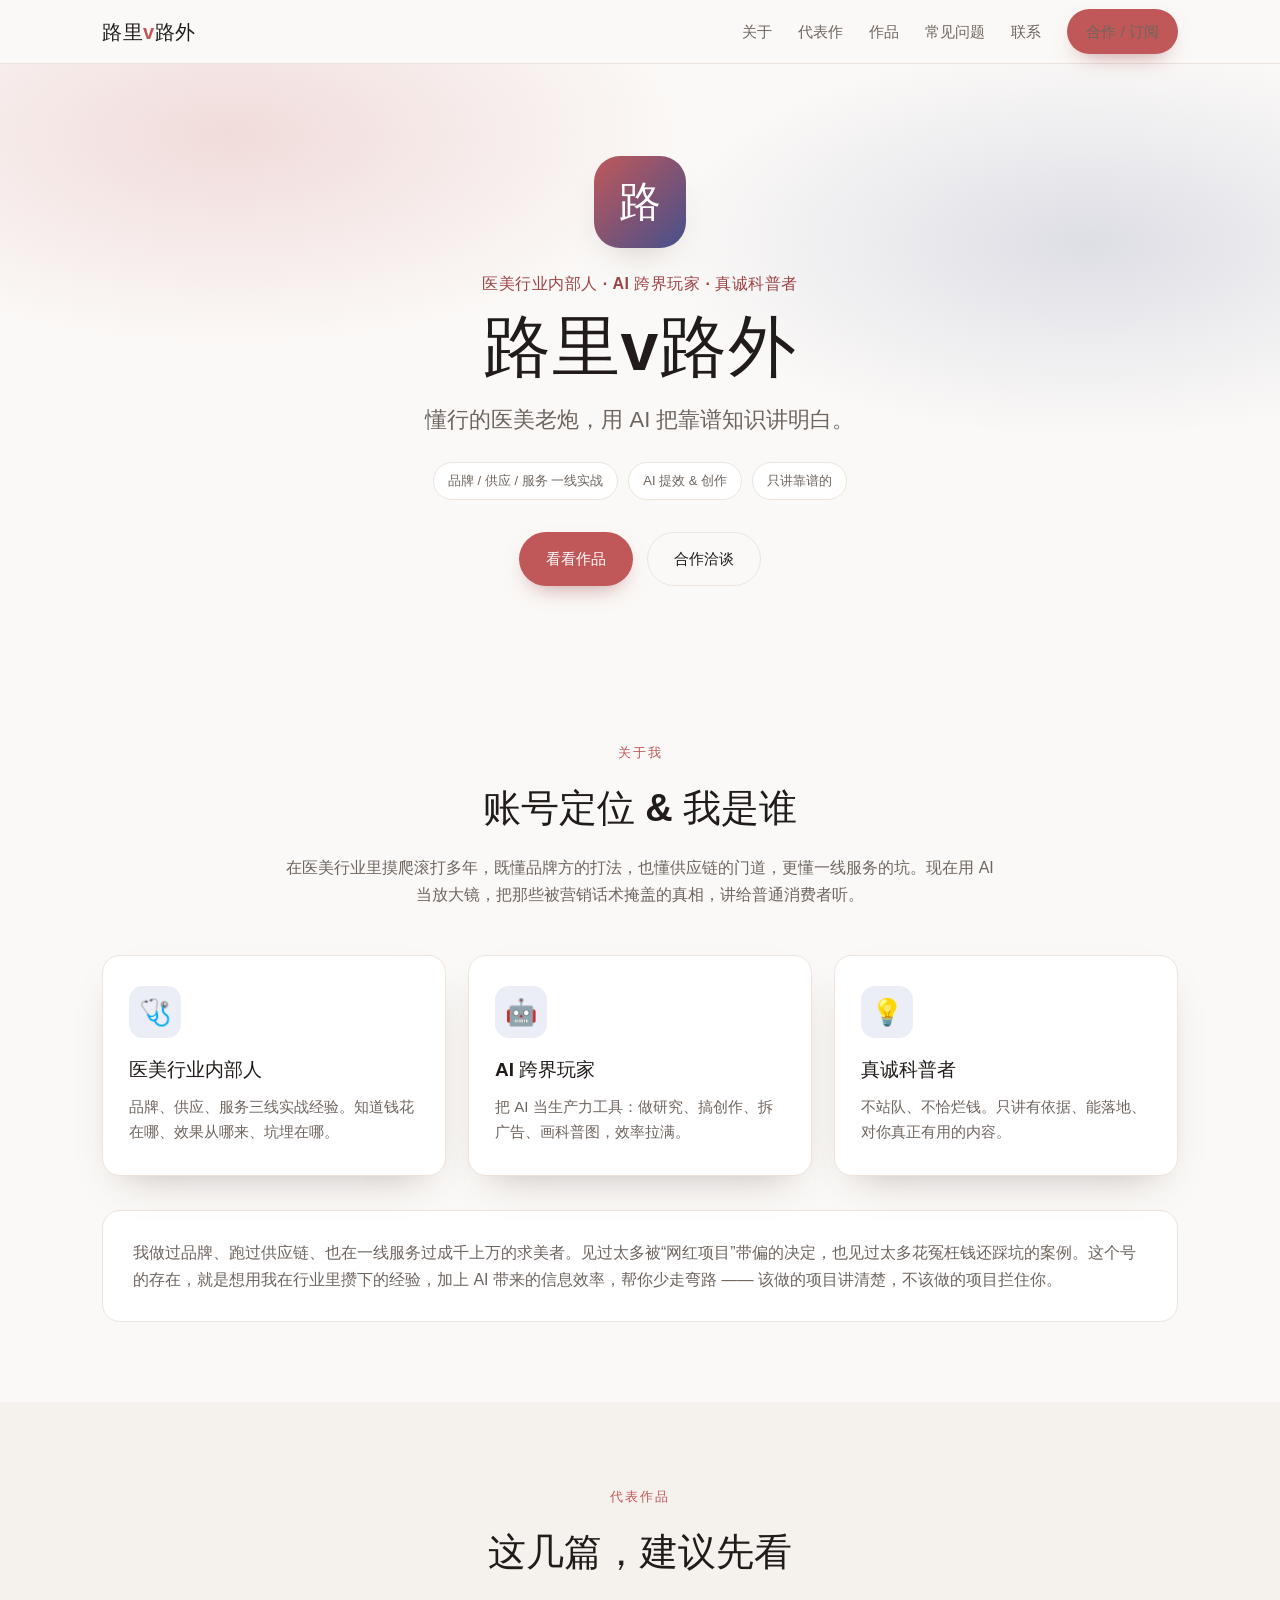
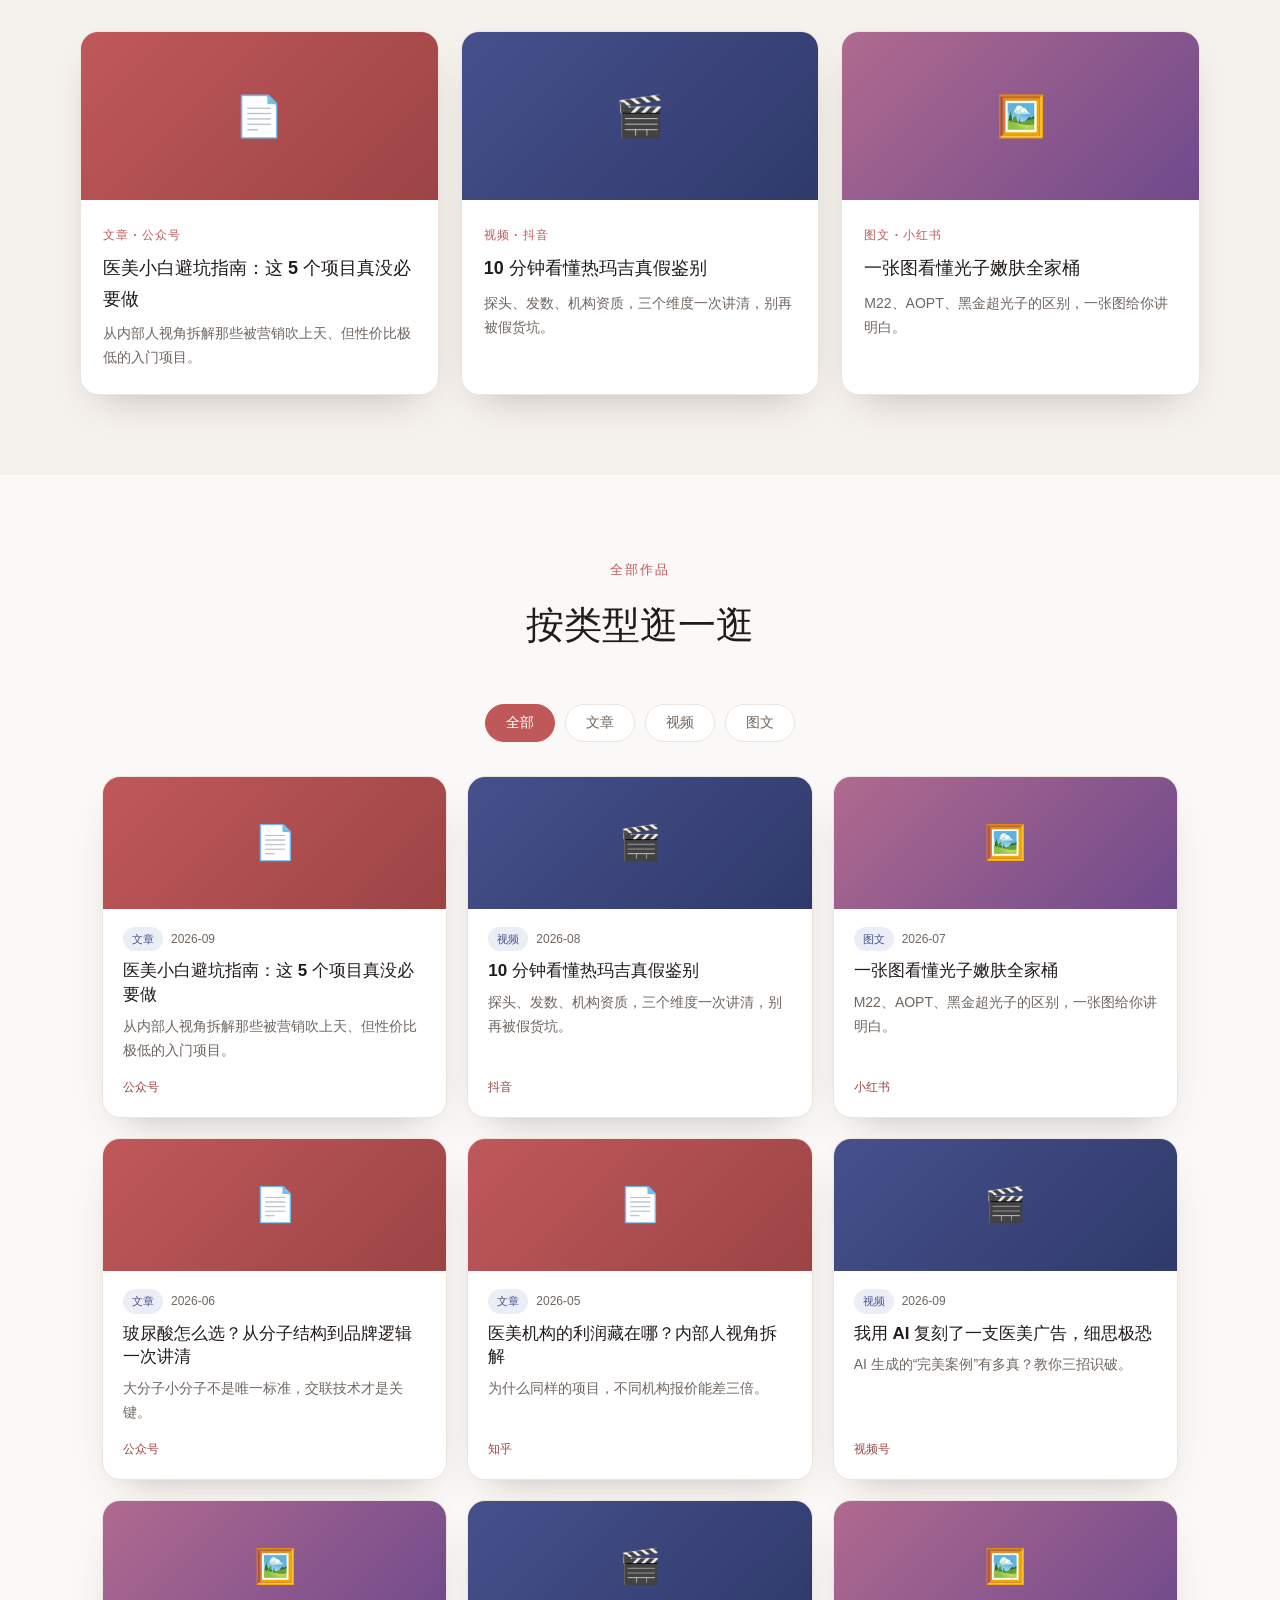
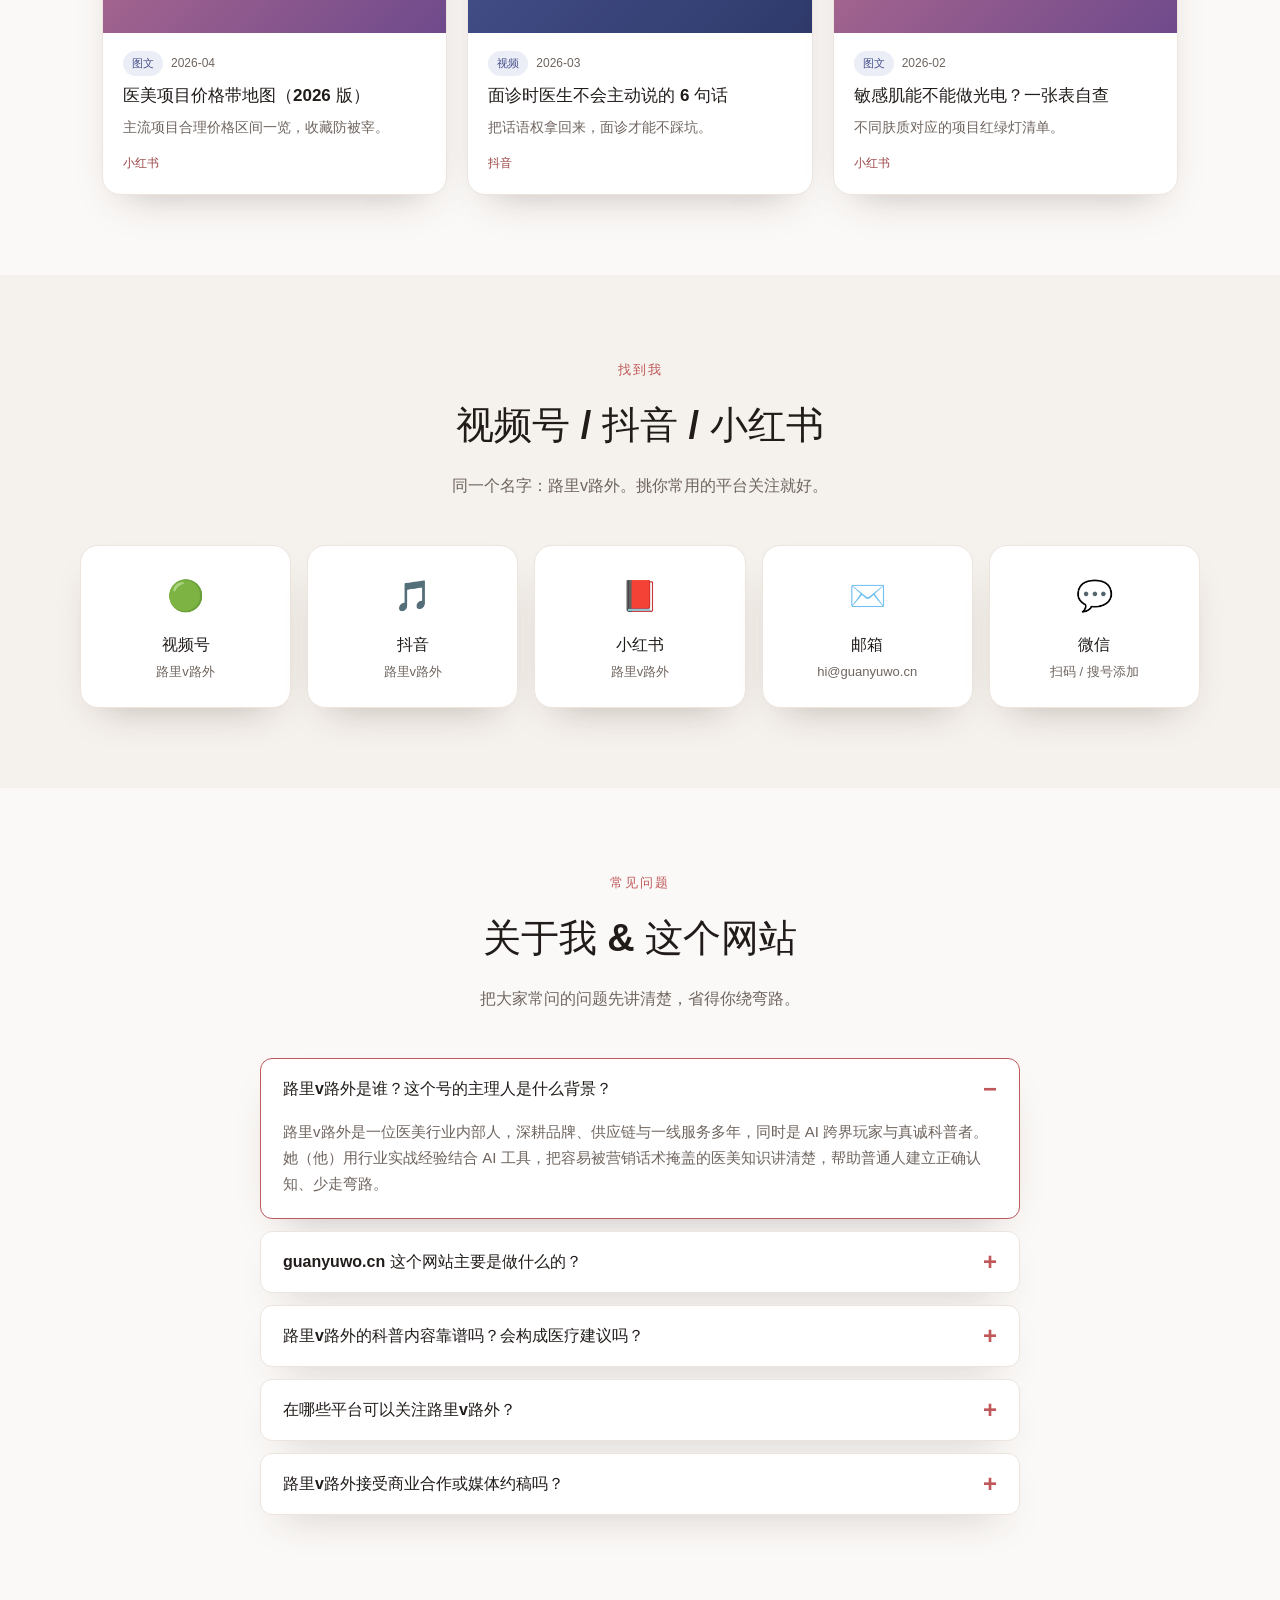
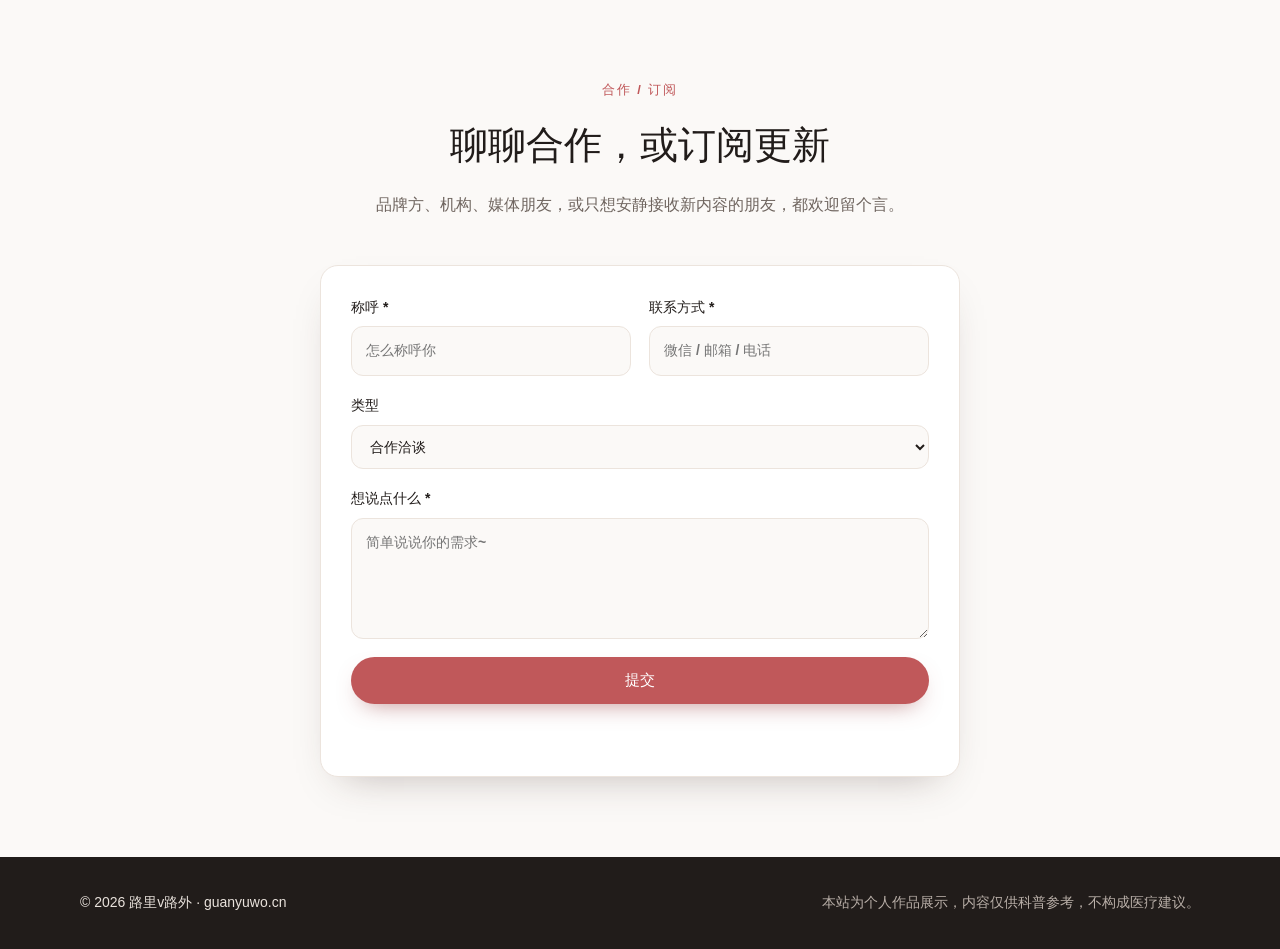
<file: index.html>
<!DOCTYPE html>
<html lang="zh-CN" class="no-js">
<head>
  <meta charset="UTF-8" />
  <meta name="viewport" content="width=device-width, initial-scale=1.0" />
  <title>路里v路外 | 懂行的医美老炮，用 AI 把靠谱知识讲明白</title>
  <meta name="description" content="路里v路外 —— 医美行业内部人 × AI 跨界玩家 × 真诚科普者。专注把靠谱的医美知识讲明白。" />
  <!-- 站点图标（内联 SVG，零外部依赖） -->
  <link rel="icon" href="data:image/svg+xml,%3Csvg xmlns='http://www.w3.org/2000/svg' viewBox='0 0 32 32'%3E%3Cdefs%3E%3ClinearGradient id='g' x1='0' y1='0' x2='1' y2='1'%3E%3Cstop offset='0' stop-color='%23c0585a'/%3E%3Cstop offset='1' stop-color='%2346508c'/%3E%3C/linearGradient%3E%3C/defs%3E%3Crect width='32' height='32' rx='8' fill='url(%23g)'/%3E%3Ctext x='16' y='23' font-size='19' text-anchor='middle' fill='white' font-family='sans-serif' font-weight='800'%3E%E8%B7%AF%3C/text%3E%3C/svg%3E" />
  <!-- 社交分享卡片（微信 / 小红书 / 微博等分享时显示） -->
  <meta property="og:type" content="website" />
  <meta property="og:title" content="路里v路外 | 懂行的医美老炮，用 AI 把靠谱知识讲明白" />
  <meta property="og:description" content="医美行业内部人 × AI 跨界玩家 × 真诚科普者。把复杂、容易被忽悠的医美知识，讲得靠谱、能落地、听得懂。" />
  <meta property="og:url" content="https://guanyuwo.cn" />
  <meta property="og:site_name" content="路里v路外" />
  <meta name="twitter:card" content="summary_large_image" />
  <link rel="stylesheet" href="assets/css/style.css" />
  <!-- 若 JavaScript 被禁用，保留 no-js 类，内容始终可见（防止整页空白）；
       同时 3 秒强制显示所有滚动揭示元素，作为任何异常情况的兜底。 -->
  <script>
    document.documentElement.classList.remove('no-js');
    setTimeout(function () {
      var els = document.querySelectorAll('.reveal');
      for (var i = 0; i < els.length; i++) els[i].classList.add('in');
    }, 3000);
  </script>

  <!-- ============ GEO 结构化数据 ①：Person（让 AI 搜索/知识图谱识别“路里v路外”这个实体） ============ -->
  <script type="application/ld+json">
  {
    "@context": "https://schema.org",
    "@type": "Person",
    "name": "路里v路外",
    "alternateName": "路里路外",
    "url": "https://guanyuwo.cn",
    "description": "医美行业内部人（品牌 / 供应链 / 一线服务）× AI 跨界玩家 × 真诚科普者。专注把靠谱、能落地的医美知识讲明白，帮助普通人避开营销话术与消费陷阱。",
    "email": "mailto:hi@guanyuwo.cn",
    "jobTitle": "医美科普创作者 / 自媒体博主",
    "knowsAbout": ["医疗美容", "医美供应链", "医美品牌运营", "人工智能应用", "内容创作"],
    "sameAs": [
      "https://guanyuwo.cn"
      /* 上线后把各平台真实主页加进来，例如：
         "https://www.douyin.com/user/你的ID",
         "https://www.xiaohongshu.com/user/profile/你的ID" */
    ]
  }
  </script>

  <!-- ============ GEO 结构化数据 ②：FAQPage（与下方“常见问题”区块内容一一对应） ============ -->
  <script type="application/ld+json">
  {
    "@context": "https://schema.org",
    "@type": "FAQPage",
    "mainEntity": [
      {
        "@type": "Question",
        "name": "路里v路外是谁？这个号的主理人是什么背景？",
        "acceptedAnswer": {
          "@type": "Answer",
          "text": "路里v路外是一位医美行业内部人，深耕品牌、供应链与一线服务多年，同时是 AI 跨界玩家与真诚科普者。她（他）用行业实战经验结合 AI 工具，把容易被营销话术掩盖的医美知识讲清楚，帮助普通人建立正确认知、少走弯路。"
        }
      },
      {
        "@type": "Question",
        "name": "guanyuwo.cn 这个网站主要是做什么的？",
        "acceptedAnswer": {
          "@type": "Answer",
          "text": "这是路里v路外的个人作品与科普站点，集中展示文章、视频、图文三类内容，并提供视频号、抖音、小红书等平台的关注入口，以及品牌合作与内容订阅的洽谈通道。"
        }
      },
      {
        "@type": "Question",
        "name": "路里v路外的科普内容靠谱吗？会构成医疗建议吗？",
        "acceptedAnswer": {
          "@type": "Answer",
          "text": "内容定位为面向普通消费者的科普参考，目的是帮助避坑、建立基本认知，不构成任何医疗建议。任何医美项目决策，请以正规医疗机构专业医生的面诊与评估意见为准。"
        }
      },
      {
        "@type": "Question",
        "name": "在哪些平台可以关注路里v路外？",
        "acceptedAnswer": {
          "@type": "Answer",
          "text": "视频号、抖音、小红书均使用同名账号「路里v路外」，是最主要的更新阵地；此外也可以通过邮箱 hi@guanyuwo.cn 直接联系。"
        }
      },
      {
        "@type": "Question",
        "name": "路里v路外接受商业合作或媒体约稿吗？",
        "acceptedAnswer": {
          "@type": "Answer",
          "text": "接受品牌方、医美机构、媒体相关的合作洽谈与约稿。可以通过网站上的「合作 / 订阅」表单留言，也可以直接邮件联系 hi@guanyuwo.cn。"
        }
      }
    ]
  }
  </script>
</head>
<body id="top">

  <!-- ============ 顶部导航 ============ -->
  <header class="nav" id="nav">
    <div class="nav__inner">
      <a class="nav__logo" href="#top">路里<span>v</span>路外</a>
      <nav class="nav__links" id="navLinks">
        <a href="#about">关于</a>
        <a href="#featured">代表作</a>
        <a href="#works">作品</a>
        <a href="#faq">常见问题</a>
        <a href="#connect">联系</a>
        <a class="btn btn--sm" href="#contact">合作 / 订阅</a>
      </nav>
      <button class="nav__toggle" id="navToggle" aria-label="打开菜单">☰</button>
    </div>
  </header>

  <!-- ============ 主体内容（语义化 main） ============ -->
  <main>
  <!-- ============ 首屏 Hero ============ -->
  <section class="hero">
    <div class="hero__bg" aria-hidden="true"></div>
    <div class="hero__inner reveal">
      <div class="hero__avatar">路</div>
      <p class="hero__eyebrow">医美行业内部人 · AI 跨界玩家 · 真诚科普者</p>
      <h1 class="hero__title">路里v路外</h1>
      <p class="hero__tagline">懂行的医美老炮，用 AI 把靠谱知识讲明白。</p>
      <div class="hero__chips">
        <span class="chip">品牌 / 供应 / 服务 一线实战</span>
        <span class="chip">AI 提效 &amp; 创作</span>
        <span class="chip">只讲靠谱的</span>
      </div>
      <div class="hero__cta">
        <a class="btn" href="#works">看看作品</a>
        <a class="btn btn--ghost" href="#contact">合作洽谈</a>
      </div>
    </div>
  </section>

  <!-- ============ 关于 / 账号定位 ============ -->
  <section class="section" id="about">
    <div class="section__head reveal">
      <span class="kicker">关于我</span>
      <h2>账号定位 &amp; 我是谁</h2>
      <p class="lead">在医美行业里摸爬滚打多年，既懂品牌方的打法，也懂供应链的门道，更懂一线服务的坑。现在用 AI 当放大镜，把那些被营销话术掩盖的真相，讲给普通消费者听。</p>
    </div>

    <div class="cards">
      <article class="card reveal">
        <div class="card__icon">🩺</div>
        <h3>医美行业内部人</h3>
        <p>品牌、供应、服务三线实战经验。知道钱花在哪、效果从哪来、坑埋在哪。</p>
      </article>

      <article class="card reveal">
        <div class="card__icon">🤖</div>
        <h3>AI 跨界玩家</h3>
        <p>把 AI 当生产力工具：做研究、搞创作、拆广告、画科普图，效率拉满。</p>
      </article>

      <article class="card reveal">
        <div class="card__icon">💡</div>
        <h3>真诚科普者</h3>
        <p>不站队、不恰烂钱。只讲有依据、能落地、对你真正有用的内容。</p>
      </article>
    </div>

    <div class="about__more reveal">
      <p>我做过品牌、跑过供应链、也在一线服务过成千上万的求美者。见过太多被“网红项目”带偏的决定，也见过太多花冤枉钱还踩坑的案例。这个号的存在，就是想用我在行业里攒下的经验，加上 AI 带来的信息效率，帮你少走弯路 —— 该做的项目讲清楚，不该做的项目拦住你。</p>
    </div>
  </section>

  <!-- ============ 代表作品推荐位 ============ -->
  <section class="section section--alt" id="featured">
    <div class="section__head reveal">
      <span class="kicker">代表作品</span>
      <h2>这几篇，建议先看</h2>
    </div>
    <div class="featured" id="featuredGrid">
      <!-- 由 assets/js/main.js 根据 works-data.js 渲染 -->
    </div>
    <noscript><p style="text-align:center;color:#6f655f;max-width:720px;margin:24px auto 0">代表作品需要启用 JavaScript 才能显示；也可直接在各平台搜索「路里v路外」。</p></noscript>
  </section>

  <!-- ============ 作品列表（分类筛选） ============ -->
  <section class="section" id="works">
    <div class="section__head reveal">
      <span class="kicker">全部作品</span>
      <h2>按类型逛一逛</h2>
    </div>

    <div class="tabs reveal" id="tabs">
      <button class="tab is-active" data-filter="all">全部</button>
      <button class="tab" data-filter="article">文章</button>
      <button class="tab" data-filter="video">视频</button>
      <button class="tab" data-filter="image">图文</button>
    </div>

    <div class="works" id="worksGrid">
      <!-- 由 assets/js/main.js 根据 works-data.js 渲染 -->
    </div>
    <noscript><p style="text-align:center;color:#6f655f">作品列表需要启用 JavaScript 才能显示；也可直接在各平台搜索「路里v路外」。</p></noscript>
  </section>

  <!-- ============ 社交 / 联系方式入口 ============ -->
  <section class="section section--alt" id="connect">
    <div class="section__head reveal">
      <span class="kicker">找到我</span>
      <h2>视频号 / 抖音 / 小红书</h2>
      <p class="lead">同一个名字：路里v路外。挑你常用的平台关注就好。</p>
    </div>
    <div class="socials" id="socials">
      <!-- 把下面的 href="#" 换成你的真实主页链接即可 -->
      <a class="social" href="#" target="_blank" rel="noopener">
        <span class="social__icon">🟢</span>
        <span class="social__name">视频号</span>
        <span class="social__handle">路里v路外</span>
      </a>
      <a class="social" href="#" target="_blank" rel="noopener">
        <span class="social__icon">🎵</span>
        <span class="social__name">抖音</span>
        <span class="social__handle">路里v路外</span>
      </a>
      <a class="social" href="#" target="_blank" rel="noopener">
        <span class="social__icon">📕</span>
        <span class="social__name">小红书</span>
        <span class="social__handle">路里v路外</span>
      </a>
      <a class="social" href="mailto:hi@guanyuwo.cn">
        <span class="social__icon">✉️</span>
        <span class="social__name">邮箱</span>
        <span class="social__handle">hi@guanyuwo.cn</span>
      </a>
      <a class="social" href="#" target="_blank" rel="noopener">
        <span class="social__icon">💬</span>
        <span class="social__name">微信</span>
        <span class="social__handle">扫码 / 搜号添加</span>
      </a>
    </div>
  </section>

  <!-- ============ 常见问题（GEO 问答区块：静态 details，无 JS 也可被 AI 搜索抓取） ============ -->
  <section class="section" id="faq">
    <div class="section__head reveal">
      <span class="kicker">常见问题</span>
      <h2>关于我 &amp; 这个网站</h2>
      <p class="lead">把大家常问的问题先讲清楚，省得你绕弯路。</p>
    </div>

    <div class="faq">
      <details class="faq__item" open>
        <summary>路里v路外是谁？这个号的主理人是什么背景？</summary>
        <div class="faq__a">路里v路外是一位医美行业内部人，深耕品牌、供应链与一线服务多年，同时是 AI 跨界玩家与真诚科普者。她（他）用行业实战经验结合 AI 工具，把容易被营销话术掩盖的医美知识讲清楚，帮助普通人建立正确认知、少走弯路。</div>
      </details>

      <details class="faq__item">
        <summary>guanyuwo.cn 这个网站主要是做什么的？</summary>
        <div class="faq__a">这是路里v路外的个人作品与科普站点，集中展示文章、视频、图文三类内容，并提供视频号、抖音、小红书等平台的关注入口，以及品牌合作与内容订阅的洽谈通道。</div>
      </details>

      <details class="faq__item">
        <summary>路里v路外的科普内容靠谱吗？会构成医疗建议吗？</summary>
        <div class="faq__a">内容定位为面向普通消费者的科普参考，目的是帮助避坑、建立基本认知，不构成任何医疗建议。任何医美项目决策，请以正规医疗机构专业医生的面诊与评估意见为准。</div>
      </details>

      <details class="faq__item">
        <summary>在哪些平台可以关注路里v路外？</summary>
        <div class="faq__a">视频号、抖音、小红书均使用同名账号「路里v路外」，是最主要的更新阵地；此外也可以通过邮箱 hi@guanyuwo.cn 直接联系。</div>
      </details>

      <details class="faq__item">
        <summary>路里v路外接受商业合作或媒体约稿吗？</summary>
        <div class="faq__a">接受品牌方、医美机构、媒体相关的合作洽谈与约稿。可以通过网站上的「合作 / 订阅」表单留言，也可以直接邮件联系 hi@guanyuwo.cn。</div>
      </details>
    </div>
  </section>

  <!-- ============ 合作洽谈 / 订阅表单 ============ -->
  <section class="section" id="contact">
    <div class="section__head reveal">
      <span class="kicker">合作 / 订阅</span>
      <h2>聊聊合作，或订阅更新</h2>
      <p class="lead">品牌方、机构、媒体朋友，或只想安静接收新内容的朋友，都欢迎留个言。</p>
    </div>

    <form class="form reveal" id="contactForm">
      <div class="form__row">
        <label>称呼 *
          <input name="name" required placeholder="怎么称呼你" />
        </label>
        <label>联系方式 *
          <input name="contact" required placeholder="微信 / 邮箱 / 电话" />
        </label>
      </div>

      <label>类型
        <select name="type">
          <option value="合作洽谈">合作洽谈</option>
          <option value="订阅更新">订阅更新</option>
          <option value="媒体约稿">媒体约稿</option>
          <option value="其他">其他</option>
        </select>
      </label>

      <label>想说点什么 *
        <textarea name="message" required rows="4" placeholder="简单说说你的需求~"></textarea>
      </label>

      <button class="btn" type="submit">提交</button>
      <p class="form__hint" id="formHint"></p>
    </form>
  </section>

  </main>

  <!-- ============ 页脚 ============ -->
  <footer class="footer">
    <div class="footer__inner">
      <span>© <span id="year"></span> 路里v路外 · guanyuwo.cn</span>
      <span class="footer__note">本站为个人作品展示，内容仅供科普参考，不构成医疗建议。</span>
    </div>
  </footer>

  <script src="assets/js/works-data.js"></script>
  <script src="assets/js/main.js"></script>
</body>
</html>
</file>
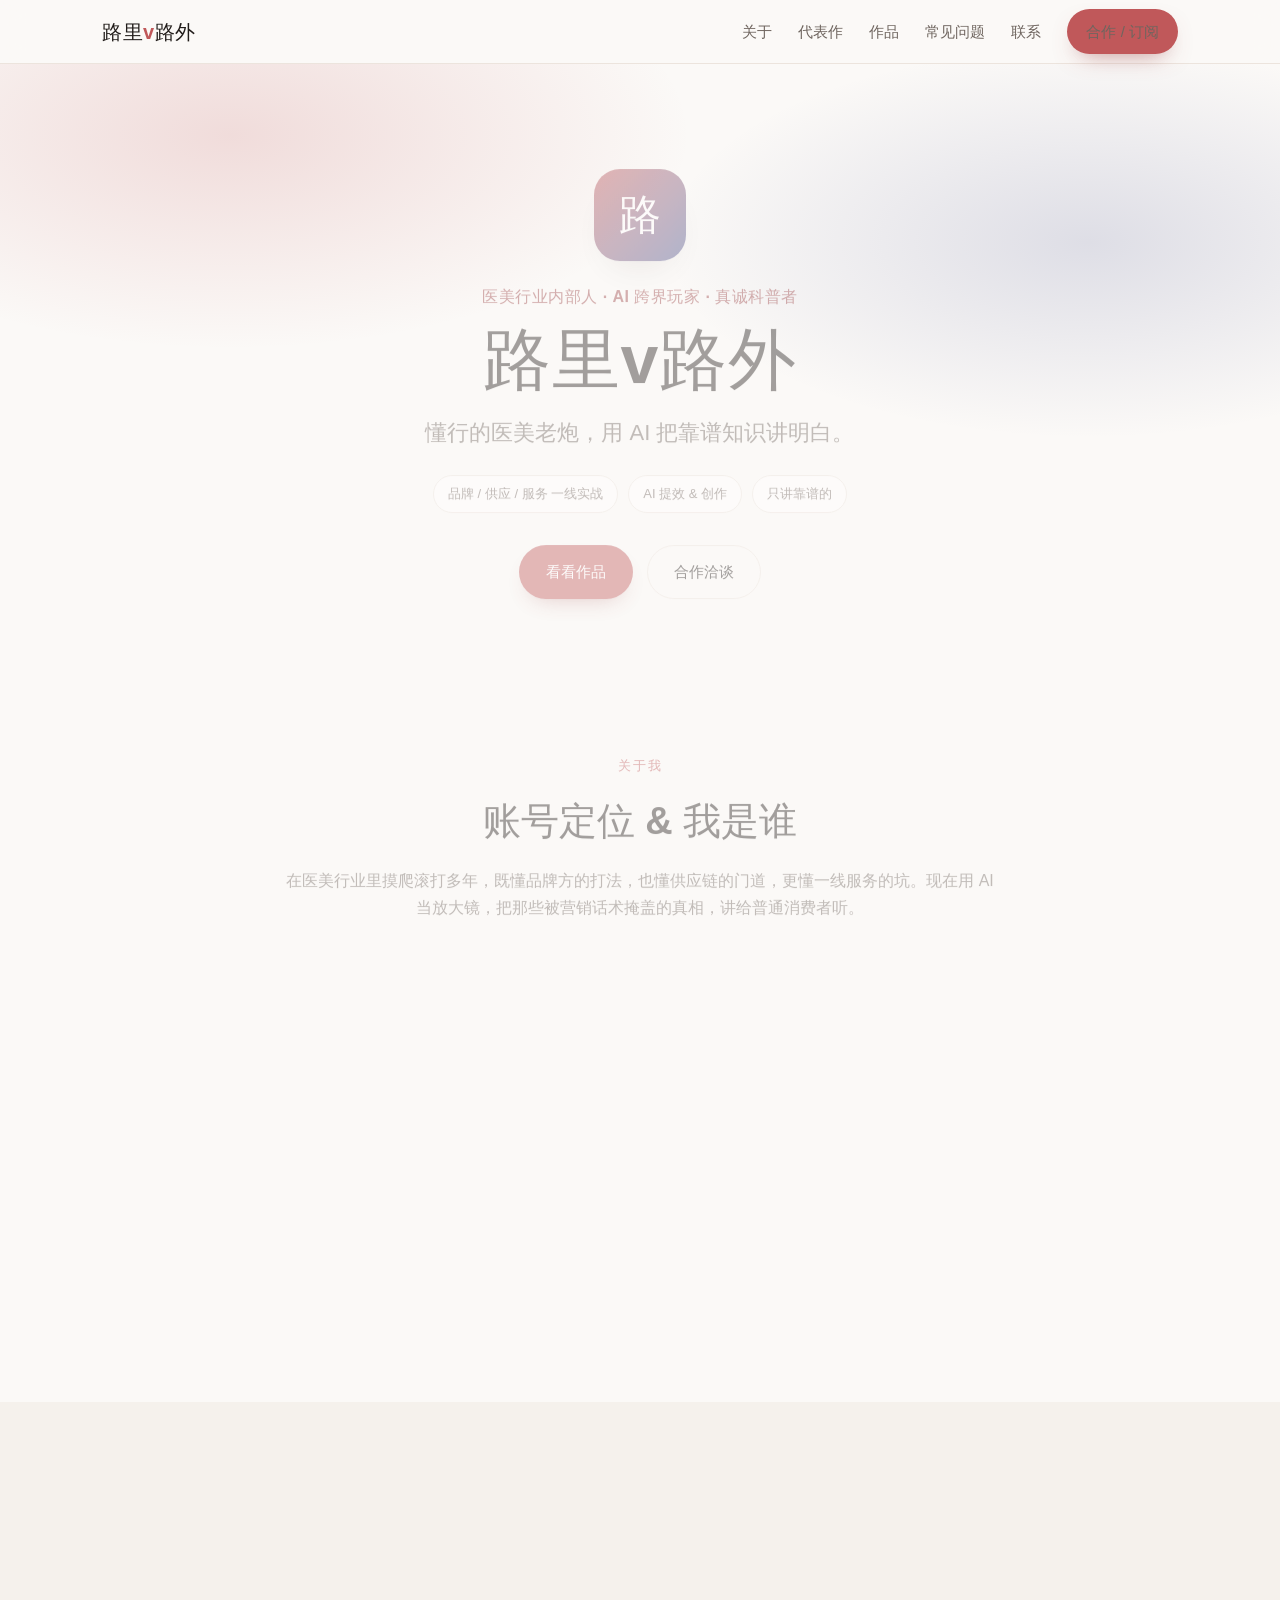
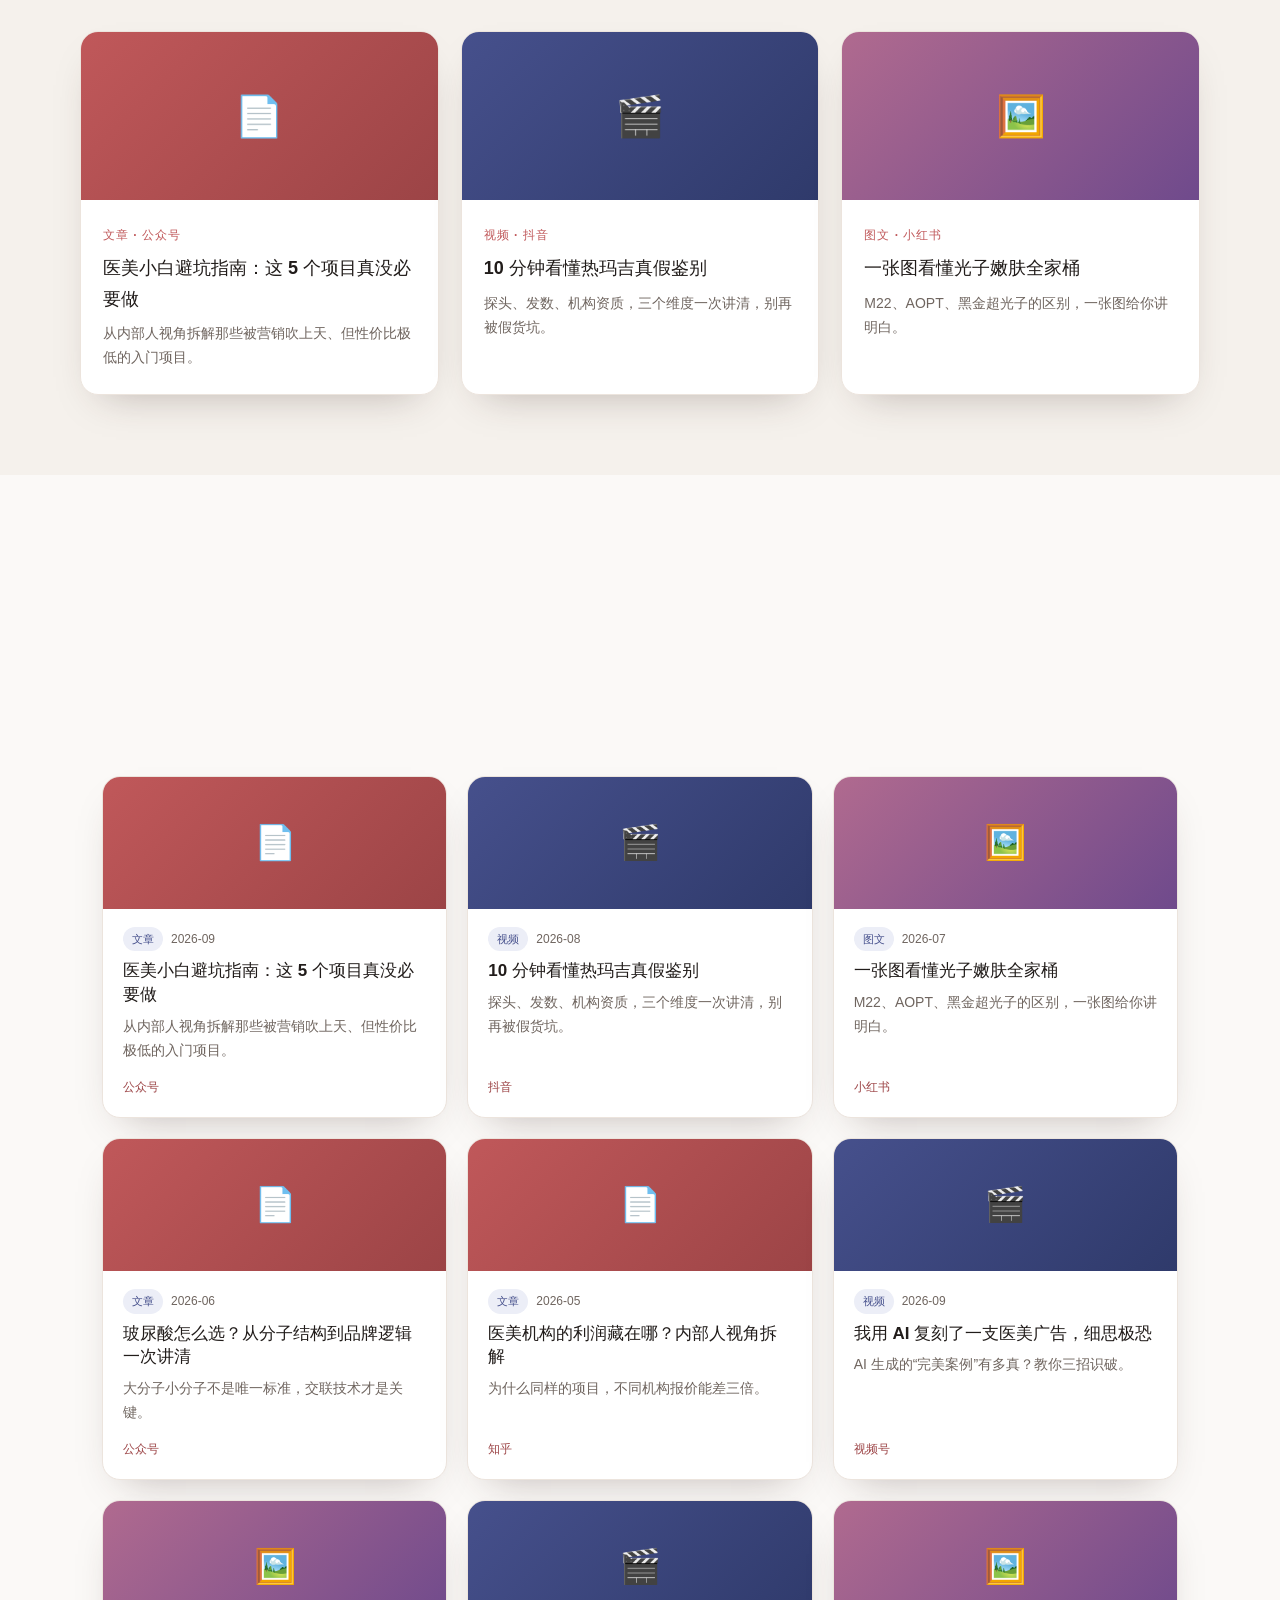
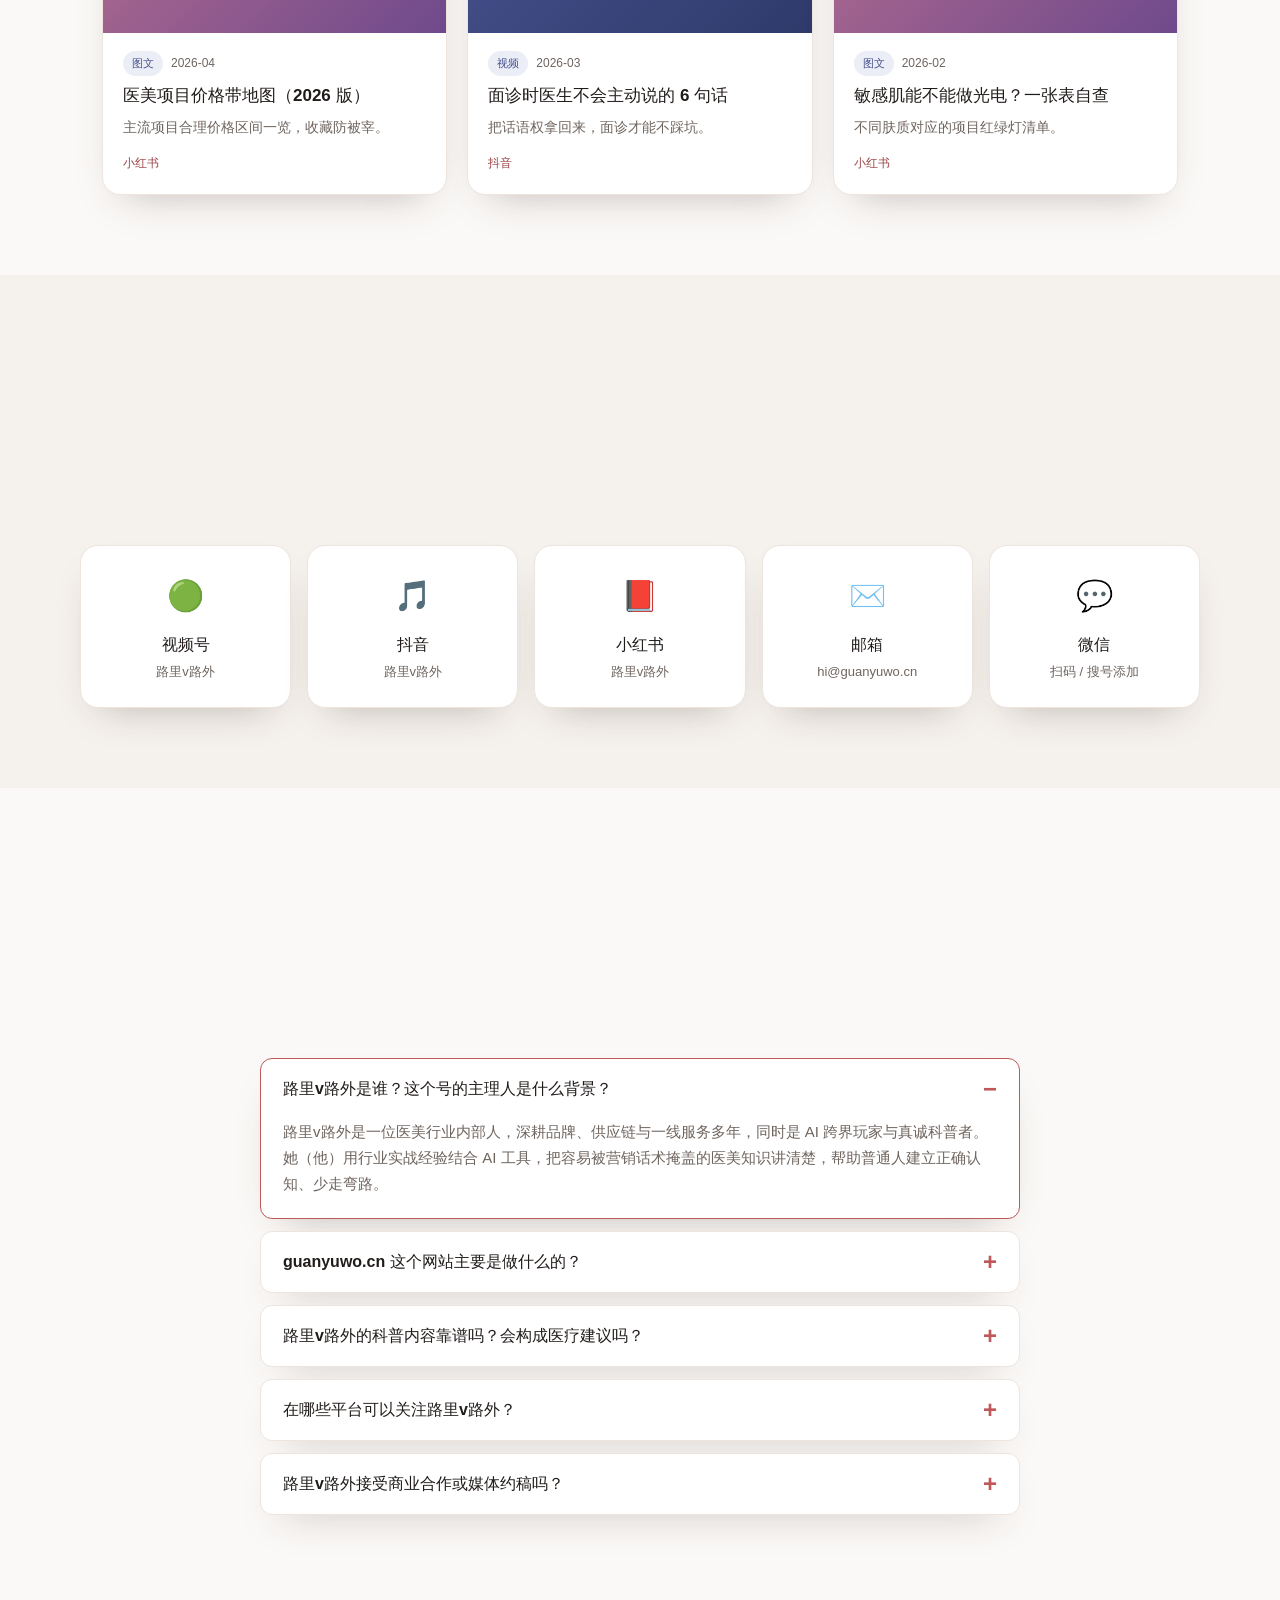
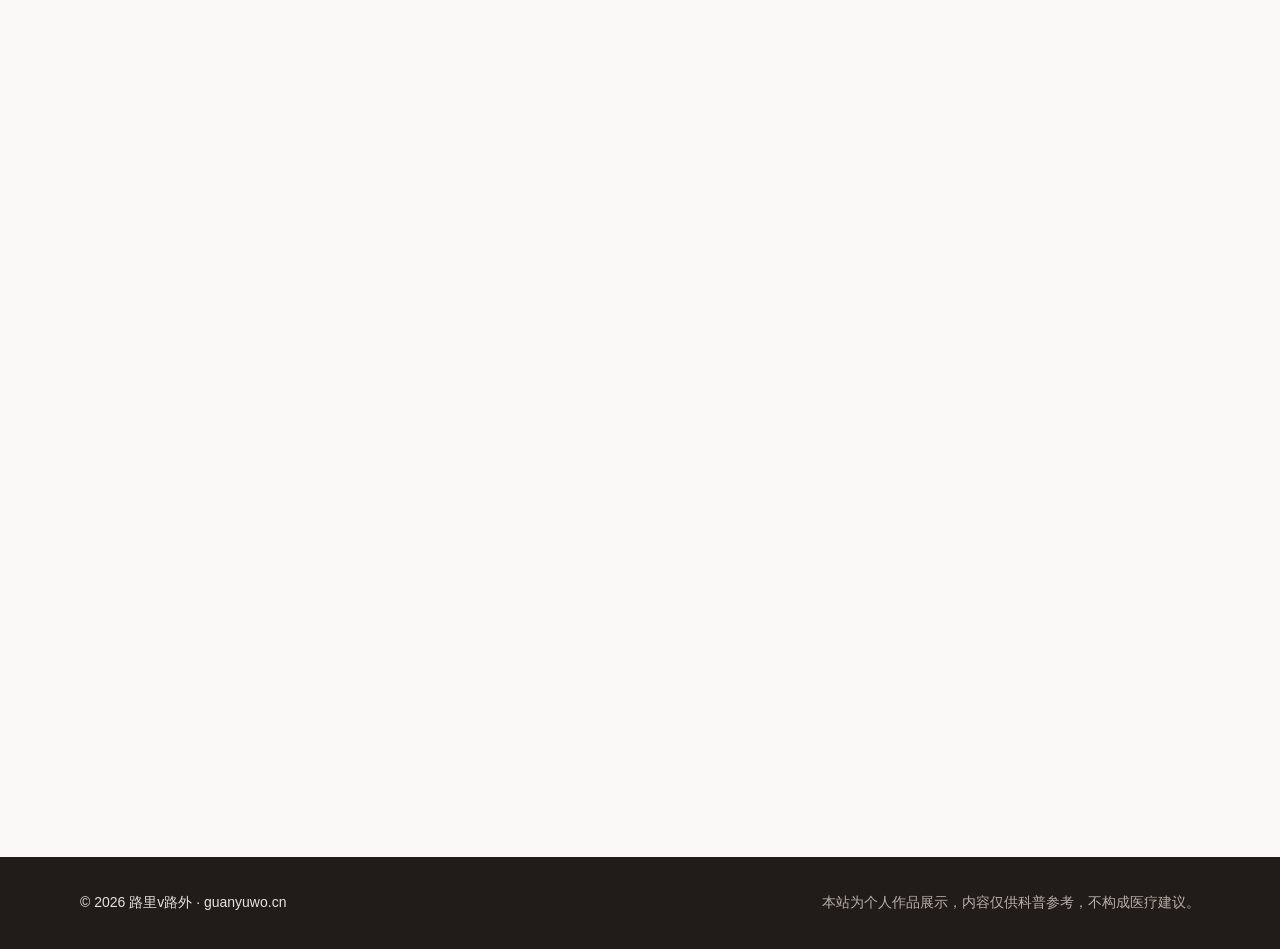
<file: about.html>
<!DOCTYPE html>
<html lang="zh-CN">
<head>
  <meta charset="UTF-8" />
  <meta name="viewport" content="width=device-width, initial-scale=1.0" />
  <!-- 旧多页站的历史链接兜底：统一跳回单页首页，避免 404 -->
  <meta http-equiv="refresh" content="0;url=/" />
  <link rel="canonical" href="/" />
  <title>页面已迁移 · 路里v路外</title>
  <style>
    body { margin:0; min-height:100vh; display:grid; place-items:center;
      background:#fbf9f7; color:#6f655f; font-family:-apple-system,"PingFang SC","Microsoft YaHei",sans-serif; }
    a { color:#c0585a; font-weight:600; }
  </style>
</head>
<body>
  <p>该页面已合并到首页，正在跳转… 若未自动跳转，<a href="/">点此前往路里v路外首页</a>。</p>
</body>
</html>
</file>
<file: assets/css/style.css>
/* =========================================================
   路里v路外 · 设计系统
   配色逻辑：暖玫瑰(医美/人性) + 冷靛蓝(AI/科技) 双主色对撞
   ========================================================= */
:root {
  --bg: #fbf9f7;          /* 暖象牙白背景 */
  --surface: #ffffff;
  --surface-2: #f5f1ec;
  --ink: #211c1a;         /* 近黑暖墨 */
  --ink-soft: #6f655f;    /* 次级文字 */
  --brand: #c0585a;       /* 主色：克制的玫瑰陶土 */
  --brand-deep: #9c4446;
  --accent: #46508c;      /* 辅色：科技靛蓝(AI) */
  --accent-soft: #eceef7;
  --line: #ece4dd;        /* 暖描边 */
  --shadow: 0 18px 40px -22px rgba(60, 40, 35, 0.35);
  --radius: 18px;
  --radius-sm: 12px;
  --maxw: 1120px;
  --nav-h: 64px;
  font-synthesis: none;
}

* { box-sizing: border-box; margin: 0; padding: 0; }

html { scroll-behavior: smooth; scroll-padding-top: var(--nav-h); }

body {
  background: var(--bg);
  color: var(--ink);
  font-family: -apple-system, BlinkMacSystemFont, "PingFang SC", "Hiragino Sans GB",
    "Microsoft YaHei", "Segoe UI", Roboto, sans-serif;
  line-height: 1.7;
  -webkit-font-smoothing: antialiased;
}

a { color: inherit; text-decoration: none; }
img { max-width: 100%; display: block; }

/* ---------- 按钮 ---------- */
.btn {
  display: inline-flex;
  align-items: center;
  justify-content: center;
  gap: 6px;
  padding: 13px 26px;
  border-radius: 999px;
  background: var(--brand);
  color: #fff;
  font-weight: 600;
  font-size: 15px;
  border: 1px solid transparent;
  cursor: pointer;
  transition: transform .15s ease, box-shadow .2s ease, background .2s ease;
  box-shadow: 0 10px 24px -12px rgba(154, 68, 70, .7);
}
.btn:hover { transform: translateY(-2px); background: var(--brand-deep); }
.btn--ghost {
  background: transparent;
  color: var(--ink);
  border-color: var(--line);
  box-shadow: none;
}
.btn--ghost:hover { background: var(--surface); border-color: var(--brand); color: var(--brand); }
.btn--sm { padding: 9px 18px; font-size: 14px; }

/* ---------- 导航 ---------- */
.nav {
  position: sticky; top: 0; z-index: 50;
  height: var(--nav-h);
  background: rgba(251, 249, 247, .82);
  backdrop-filter: saturate(160%) blur(12px);
  border-bottom: 1px solid var(--line);
}
.nav__inner {
  max-width: var(--maxw); height: 100%; margin: 0 auto; padding: 0 22px;
  display: flex; align-items: center; justify-content: space-between;
}
.nav__logo { font-size: 20px; font-weight: 800; letter-spacing: .5px; }
.nav__logo span { color: var(--brand); }
.nav__links { display: flex; align-items: center; gap: 26px; }
.nav__links a { font-size: 15px; color: var(--ink-soft); font-weight: 500; transition: color .2s; }
.nav__links a:hover { color: var(--ink); }
.nav__toggle {
  display: none; background: none; border: none; font-size: 24px;
  color: var(--ink); cursor: pointer;
}

/* ---------- Hero ---------- */
.hero { position: relative; overflow: hidden; padding: 92px 22px 72px; }
.hero__bg {
  position: absolute; inset: 0;
  background:
    radial-gradient(60% 60% at 18% 12%, rgba(192, 88, 90, .18), transparent 60%),
    radial-gradient(55% 55% at 85% 30%, rgba(70, 80, 140, .16), transparent 60%);
}
.hero__inner {
  position: relative; max-width: 760px; margin: 0 auto; text-align: center;
}
.hero__avatar {
  width: 92px; height: 92px; margin: 0 auto 22px;
  border-radius: 26px; display: grid; place-items: center;
  font-size: 42px; font-weight: 800; color: #fff;
  background: linear-gradient(135deg, var(--brand), var(--accent));
  box-shadow: var(--shadow);
}
.hero__eyebrow { color: var(--brand-deep); font-weight: 600; letter-spacing: .5px; margin-bottom: 14px; }
.hero__title { font-size: clamp(40px, 8vw, 68px); font-weight: 800; letter-spacing: 1px; line-height: 1.05; }
.hero__tagline { font-size: clamp(17px, 3vw, 22px); color: var(--ink-soft); margin: 18px 0 24px; }
.hero__chips { display: flex; flex-wrap: wrap; gap: 10px; justify-content: center; margin-bottom: 32px; }
.chip {
  font-size: 13px; padding: 7px 14px; border-radius: 999px;
  background: var(--surface); border: 1px solid var(--line); color: var(--ink-soft);
}
.hero__cta { display: flex; gap: 14px; justify-content: center; flex-wrap: wrap; }

/* ---------- 通用 section ---------- */
.section { max-width: var(--maxw); margin: 0 auto; padding: 80px 22px; }
.section--alt { max-width: none; background: var(--surface-2); }
.section--alt > * { max-width: var(--maxw); margin-left: auto; margin-right: auto; }
.section__head { text-align: center; max-width: 720px; margin: 0 auto 46px; }
.kicker {
  display: inline-block; font-size: 13px; font-weight: 700; letter-spacing: 2px;
  text-transform: uppercase; color: var(--brand); margin-bottom: 12px;
}
.section__head h2 { font-size: clamp(26px, 5vw, 38px); font-weight: 800; }
.lead { color: var(--ink-soft); margin-top: 14px; font-size:16px; }

/* ---------- 关于卡片 ---------- */
.cards { display: grid; grid-template-columns: repeat(3, 1fr); gap: 22px; }
.card {
  background: var(--surface); border: 1px solid var(--line); border-radius: var(--radius);
  padding: 30px 26px; box-shadow: var(--shadow); transition: transform .2s ease, border-color .2s;
}
.card:hover { transform: translateY(-4px); border-color: var(--brand); }
.card__icon {
  width: 52px; height: 52px; border-radius: 14px; display: grid; place-items: center;
  font-size: 26px; background: var(--accent-soft); margin-bottom: 16px;
}
.card h3 { font-size: 19px; margin-bottom: 8px; }
.card p { color: var(--ink-soft); font-size: 15px; }
.about__more {
  margin-top: 34px; background: var(--surface); border: 1px solid var(--line);
  border-radius: var(--radius); padding: 28px 30px; color: var(--ink-soft);
}

/* ---------- 代表作品 ---------- */
.featured { display: grid; grid-template-columns: repeat(3, 1fr); gap: 22px; }
.feat-card {
  position: relative; border-radius: var(--radius); overflow: hidden;
  background: var(--surface); border: 1px solid var(--line); box-shadow: var(--shadow);
  transition: transform .2s ease;
}
.feat-card:hover { transform: translateY(-5px); }
.feat-card__cover {
  height: 168px; display: grid; place-items: center; font-size: 40px; color: #fff;
}
.feat-card__body { padding: 20px 22px 24px; }
.feat-card__tag {
  font-size: 12px; font-weight: 700; color: var(--brand);
  letter-spacing: 1px; text-transform: uppercase;
}
.feat-card__title { font-size: 18px; font-weight: 700; margin: 6px 0 8px; }
.feat-card__desc { color: var(--ink-soft); font-size: 14px; }

/* ---------- 作品 Tab + 网格 ---------- */
.tabs { display: flex; gap: 10px; justify-content: center; flex-wrap: wrap; margin-bottom: 34px; }
.tab {
  padding: 9px 20px; border-radius: 999px; border: 1px solid var(--line);
  background: var(--surface); color: var(--ink-soft); font-weight: 600; font-size: 14px;
  cursor: pointer; transition: all .2s;
}
.tab:hover { border-color: var(--brand); color: var(--brand); }
.tab.is-active { background: var(--brand); color: #fff; border-color: var(--brand); }

.works { display: grid; grid-template-columns: repeat(3, 1fr); gap: 20px; }
.work {
  display: flex; flex-direction: column; background: var(--surface);
  border: 1px solid var(--line); border-radius: var(--radius); overflow: hidden;
  box-shadow: var(--shadow); transition: transform .2s ease, border-color .2s;
}
.work:hover { transform: translateY(-4px); border-color: var(--accent); }
.work__cover {
  height: 132px; display: grid; place-items: center; font-size: 34px; color: #fff;
}
.work__body { padding: 18px 20px 20px; display: flex; flex-direction: column; gap: 8px; flex: 1; }
.work__meta { display: flex; align-items: center; gap: 8px; font-size: 12px; color: var(--ink-soft); }
.work__type {
  font-size: 11px; font-weight: 700; padding: 3px 9px; border-radius: 999px;
  background: var(--accent-soft); color: var(--accent);
}
.work__title { font-size: 17px; font-weight: 700; line-height: 1.4; }
.work__desc { color: var(--ink-soft); font-size: 14px; flex: 1; }
.work__foot { display: flex; align-items: center; justify-content: space-between; margin-top: 6px; }
.work__plat { font-size: 12px; color: var(--brand-deep); font-weight: 600; }
.work__link { font-size: 13px; font-weight: 600; color: var(--accent); }
.work__link:hover { text-decoration: underline; }

/* ---------- 社交入口 ---------- */
.socials { display: grid; grid-template-columns: repeat(5, 1fr); gap: 16px; }
.social {
  background: var(--surface); border: 1px solid var(--line); border-radius: var(--radius);
  padding: 24px 18px; text-align: center; box-shadow: var(--shadow);
  transition: transform .2s ease, border-color .2s;
}
.social:hover { transform: translateY(-4px); border-color: var(--brand); }
.social__icon { font-size: 30px; display: block; margin-bottom: 10px; }
.social__name { display: block; font-weight: 700; font-size: 16px; }
.social__handle { display: block; font-size: 13px; color: var(--ink-soft); margin-top: 3px; }

/* ---------- 常见问题（FAQ，原生 details 折叠，无需 JS） ---------- */
.faq { max-width: 760px; margin: 0 auto; display: flex; flex-direction: column; gap: 12px; }
.faq__item {
  background: var(--surface); border: 1px solid var(--line);
  border-radius: var(--radius-sm); overflow: hidden; box-shadow: var(--shadow);
  transition: border-color .2s;
}
.faq__item[open] { border-color: var(--brand); }
.faq__item summary {
  list-style: none; cursor: pointer; padding: 18px 22px;
  font-weight: 700; font-size: 16px; line-height: 1.5;
  display: flex; align-items: center; justify-content: space-between; gap: 14px;
}
.faq__item summary::-webkit-details-marker { display: none; }
.faq__item summary::after {
  content: "+"; color: var(--brand); font-size: 24px; font-weight: 700;
  line-height: 1; flex-shrink: 0; transition: transform .2s ease;
}
.faq__item[open] summary::after { content: "−"; }
.faq__a { padding: 0 22px 20px; color: var(--ink-soft); font-size: 15px; line-height: 1.75; }

/* ---------- 表单 ---------- */
.form {
  max-width: 640px; margin: 0 auto; background: var(--surface);
  border: 1px solid var(--line); border-radius: var(--radius); padding: 30px 30px 34px;
  box-shadow: var(--shadow); display: flex; flex-direction: column; gap: 18px;
}
.form__row { display: grid; grid-template-columns: 1fr 1fr; gap: 18px; }
.form label { display: flex; flex-direction: column; gap: 7px; font-size: 14px; font-weight: 600; color: var(--ink); }
.form input, .form select, .form textarea {
  font: inherit; padding: 12px 14px; border: 1px solid var(--line); border-radius: var(--radius-sm);
  background: var(--bg); color: var(--ink); transition: border-color .2s, box-shadow .2s;
}
.form input:focus, .form select:focus, .form textarea:focus {
  outline: none; border-color: var(--brand); box-shadow: 0 0 0 3px rgba(192, 88, 90, .15);
}
.form textarea { resize: vertical; }
.form__hint { font-size: 14px; min-height: 20px; }
.form__hint.ok { color: #2f8f5b; font-weight: 600; }
.form__hint.err { color: var(--brand-deep); font-weight: 600; }

/* ---------- 页脚 ---------- */
.footer { background: var(--ink); color: #e9e2dc; padding: 34px 22px; }
.footer__inner {
  max-width: var(--maxw); margin: 0 auto; display: flex; flex-wrap: wrap;
  gap: 10px 24px; justify-content: space-between; align-items: center; font-size: 14px;
}
.footer__note { color: #b9afa8; }

/* ---------- 滚动揭示动画 ----------
   修复：opacity:0 必须有兜底，否则 JS 被禁用 / 异常时整页空白。
   - html.no-js：JS 关时直接显示全部内容
   - prefers-reduced-motion：尊重系统“减少动态效果”设置
   - 头部内联脚本另有 3 秒强制显示兜底（与下方观察器互补） ---------- */
.reveal { opacity: 0; transform: translateY(22px); transition: opacity .6s ease, transform .6s ease; }
.reveal.in { opacity: 1; transform: none; }
html.no-js .reveal { opacity: 1; transform: none; }
@media (prefers-reduced-motion: reduce) {
  .reveal { opacity: 1; transform: none; transition: none; }
  * { scroll-behavior: auto !important; }
}

/* =========================================================
   响应式：移动端适配
   ========================================================= */
@media (max-width: 900px) {
  .cards, .featured, .works { grid-template-columns: repeat(2, 1fr); }
  .socials { grid-template-columns: repeat(3, 1fr); }
}
@media (max-width: 680px) {
  .nav__links {
    position: fixed; top: var(--nav-h); left: 0; right: 0;
    flex-direction: column; align-items: stretch; gap: 0;
    background: var(--surface); border-bottom: 1px solid var(--line);
    padding: 8px 22px 16px; transform: translateY(-120%); transition: transform .25s ease;
    box-shadow: var(--shadow);
  }
  .nav__links.open { transform: translateY(0); }
  .nav__links a { padding: 12px 0; border-bottom: 1px solid var(--line); }
  .nav__links .btn { margin-top: 12px; }
  .nav__toggle { display: block; }

  .cards, .featured, .works, .socials { grid-template-columns: 1fr; }
  .form__row { grid-template-columns: 1fr; }
  .section { padding: 60px 20px; }
  .hero { padding: 70px 20px 54px; }
}
</file>
